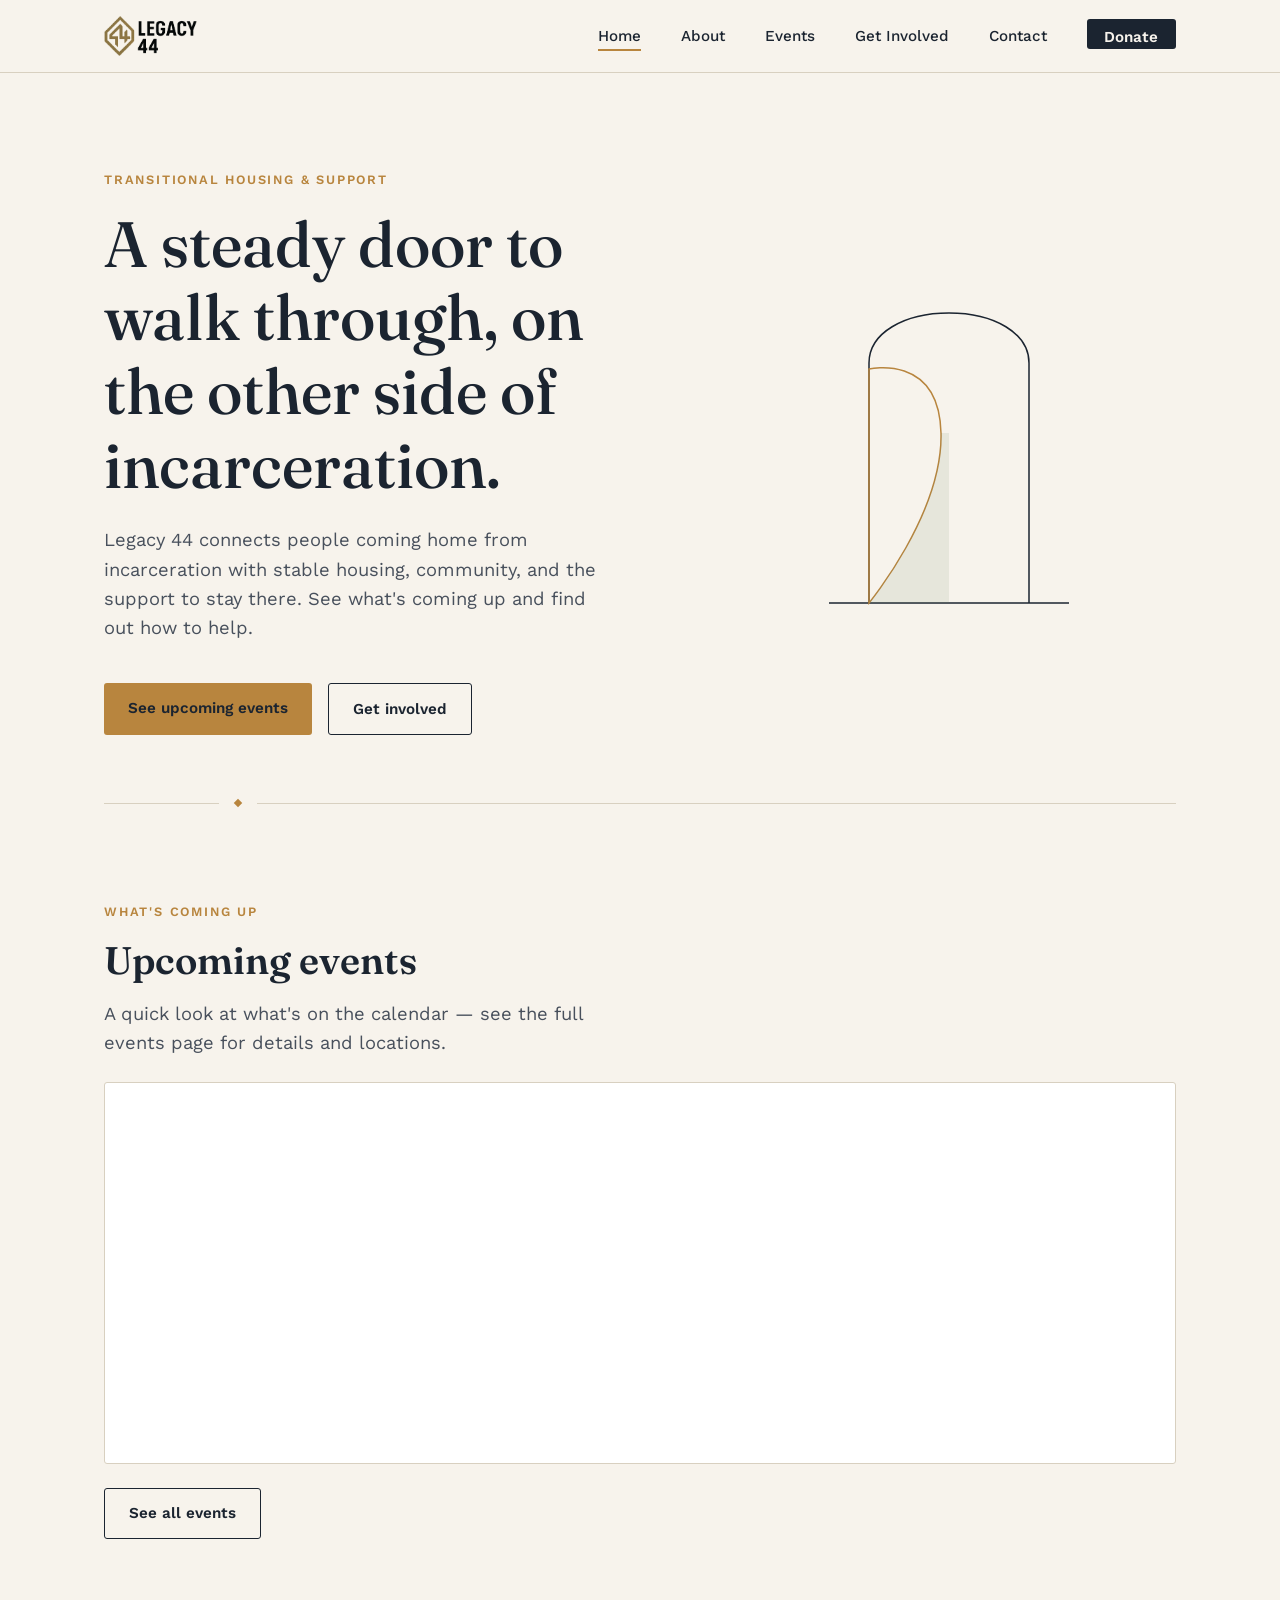
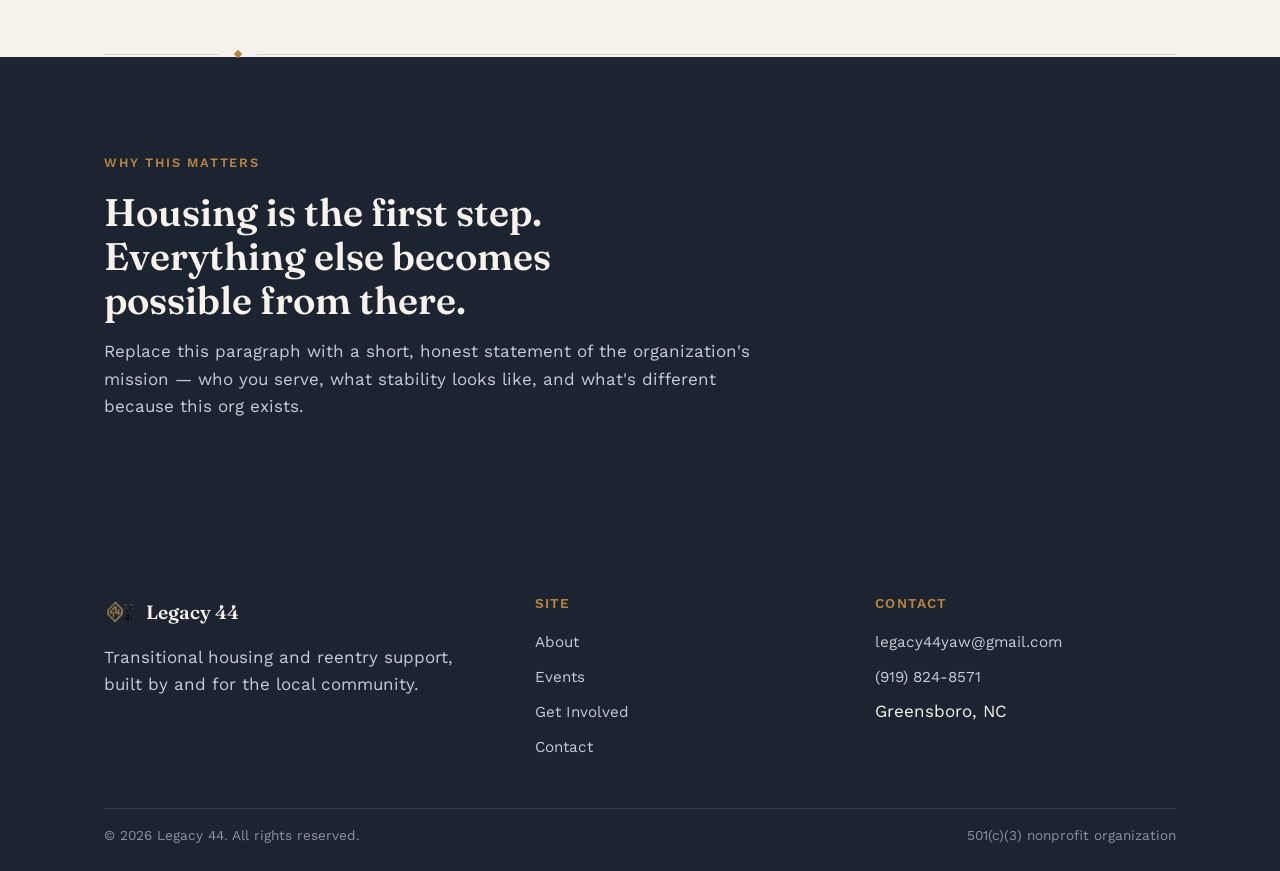
<file: Legacy44/index.html>
<!DOCTYPE html>
<html lang="en">
<head>
  <meta charset="UTF-8" />
  <meta name="viewport" content="width=device-width, initial-scale=1.0" />

  <title>Home — Legacy 44</title>
  <meta name="description" content="Legacy 44 provides transitional housing and support for people returning home after incarceration. Find our upcoming events and get involved." />

  <link rel="icon" href="images/favicon.ico" />
  <link rel="preconnect" href="https://fonts.googleapis.com" />
  <link rel="preconnect" href="https://fonts.gstatic.com" crossorigin />
  <link href="https://fonts.googleapis.com/css2?family=Fraunces:opsz,wght@9..144,500;9..144,600&family=Work+Sans:wght@400;500;600&display=swap" rel="stylesheet" />
  <link rel="stylesheet" href="css/style.css" />
</head>
<body>

  <header class="site-header">
    <nav class="nav">
      <a href="index.html" class="nav-brand">
        <img src="images/logo-transparent.png" alt="Legacy 44 logo" class="nav-logo">
      </a>
      <button class="nav-toggle" aria-label="Toggle menu" aria-expanded="false"><span></span></button>
      <ul class="nav-links">
        <li><a href="index.html" aria-current="page">Home</a></li>
        <li><a href="about.html">About</a></li>
        <li><a href="events.html">Events</a></li>
        <li><a href="get-involved.html">Get Involved</a></li>
        <li><a href="contact.html">Contact</a></li>
        <li><a href="get-involved.html#donate" class="nav-cta">Donate</a></li>
      </ul>
    </nav>
  </header>

  <main>

    <section class="hero">
      <div class="wrap hero-grid">
        <div>
          <p class="eyebrow">Transitional Housing &amp; Support</p>
          <h1>A steady door to walk through, on the other side of incarceration.</h1>
          <p class="hero-lede">
            Legacy 44 connects people coming home from incarceration
            with stable housing, community, and the support to stay there.
            See what's coming up and find out how to help.
          </p>
          <div class="hero-actions">
            <a href="events.html" class="btn btn-primary">See upcoming events</a>
            <a href="get-involved.html" class="btn btn-secondary">Get involved</a>
          </div>
        </div>

        <div class="hero-motif" aria-hidden="true">
          <svg width="280" height="340" viewBox="0 0 280 340" fill="none" xmlns="http://www.w3.org/2000/svg">
            <line x1="20" y1="320" x2="260" y2="320" stroke="#1B2430" stroke-width="1.5"/>
            <path d="M60 320V80C60 50 95 30 140 30C185 30 220 50 220 80V320" stroke="#1B2430" stroke-width="1.5"/>
            <path d="M60 320V86C60 86 130 70 132 150C134 230 60 320 60 320Z" stroke="#B8853E" stroke-width="1.5" fill="none"/>
            <path d="M132 150C134 230 60 320 60 320H140V150H132Z" fill="#6E8266" fill-opacity="0.12"/>
          </svg>
        </div>
      </div>
    </section>

    <div class="threshold"><span></span></div>

    <section class="section">
      <div class="wrap">
        <p class="eyebrow">What's coming up</p>
        <h2>Upcoming events</h2>
        <p class="hero-lede" style="margin-bottom: var(--space-3);">
          A quick look at what's on the calendar — see the full events page for details and locations.
        </p>

        <!--
          GOOGLE CALENDAR EMBED — placeholder ID until the client's calendar
          is connected. Replace YOUR_CALENDAR_ID once you have it (see the
          full instructions in events.html).
        -->
        <div class="calendar-embed">
          <iframe
            src="https://calendar.google.com/calendar/embed?src=YOUR_CALENDAR_ID%40group.calendar.google.com&ctz=America%2FNew_York&mode=AGENDA&showTitle=0&showTabs=0&showCalendars=0&showTz=0"
            style="border: 0"
            width="100%"
            height="380"
            frameborder="0"
            scrolling="no"
            title="Upcoming events preview">
          </iframe>
        </div>

        <p style="margin-top: var(--space-3);"><a href="events.html" class="btn btn-secondary">See all events</a></p>
      </div>
    </section>

    <div class="threshold"><span></span></div>

    <section class="section section--dark">
      <div class="wrap">
        <p class="eyebrow">Why this matters</p>
        <h2 style="max-width: 20ch;">Housing is the first step. Everything else becomes possible from there.</h2>
        <p style="max-width: 60ch; color:#C7CDD6;">
          Replace this paragraph with a short, honest statement of the
          organization's mission — who you serve, what stability looks like,
          and what's different because this org exists.
        </p>
      </div>
    </section>

  </main>

  <footer class="site-footer">
    <div class="wrap">
      <div class="footer-grid">
        <div>
          <div class="footer-brand"><img src="images/icon-mark.png" alt="" class="footer-mark"><span>Legacy 44</span></div>
          <p style="color:#C7CDD6; max-width: 32ch;">
            Transitional housing and reentry support, built by and for the
            local community.
          </p>
        </div>
        <div>
          <h4>Site</h4>
          <ul>
            <li><a href="about.html">About</a></li>
            <li><a href="events.html">Events</a></li>
            <li><a href="get-involved.html">Get Involved</a></li>
            <li><a href="contact.html">Contact</a></li>
          </ul>
        </div>
        <div>
          <h4>Contact</h4>
          <ul>
            <li><a href="mailto:legacy44yaw@gmail.com">legacy44yaw@gmail.com</a></li>
            <li><a href="tel:+19198248571">(919) 824-8571</a></li>
            <li>Greensboro, NC</li>
          </ul>
        </div>
      </div>

      <div class="footer-bottom">
        <span>&copy; 2026 Legacy 44. All rights reserved.</span>
        <span>501(c)(3) nonprofit organization</span>
      </div>
    </div>
  </footer>

  <script src="js/main.js"></script>
</body>
</html>
</file>
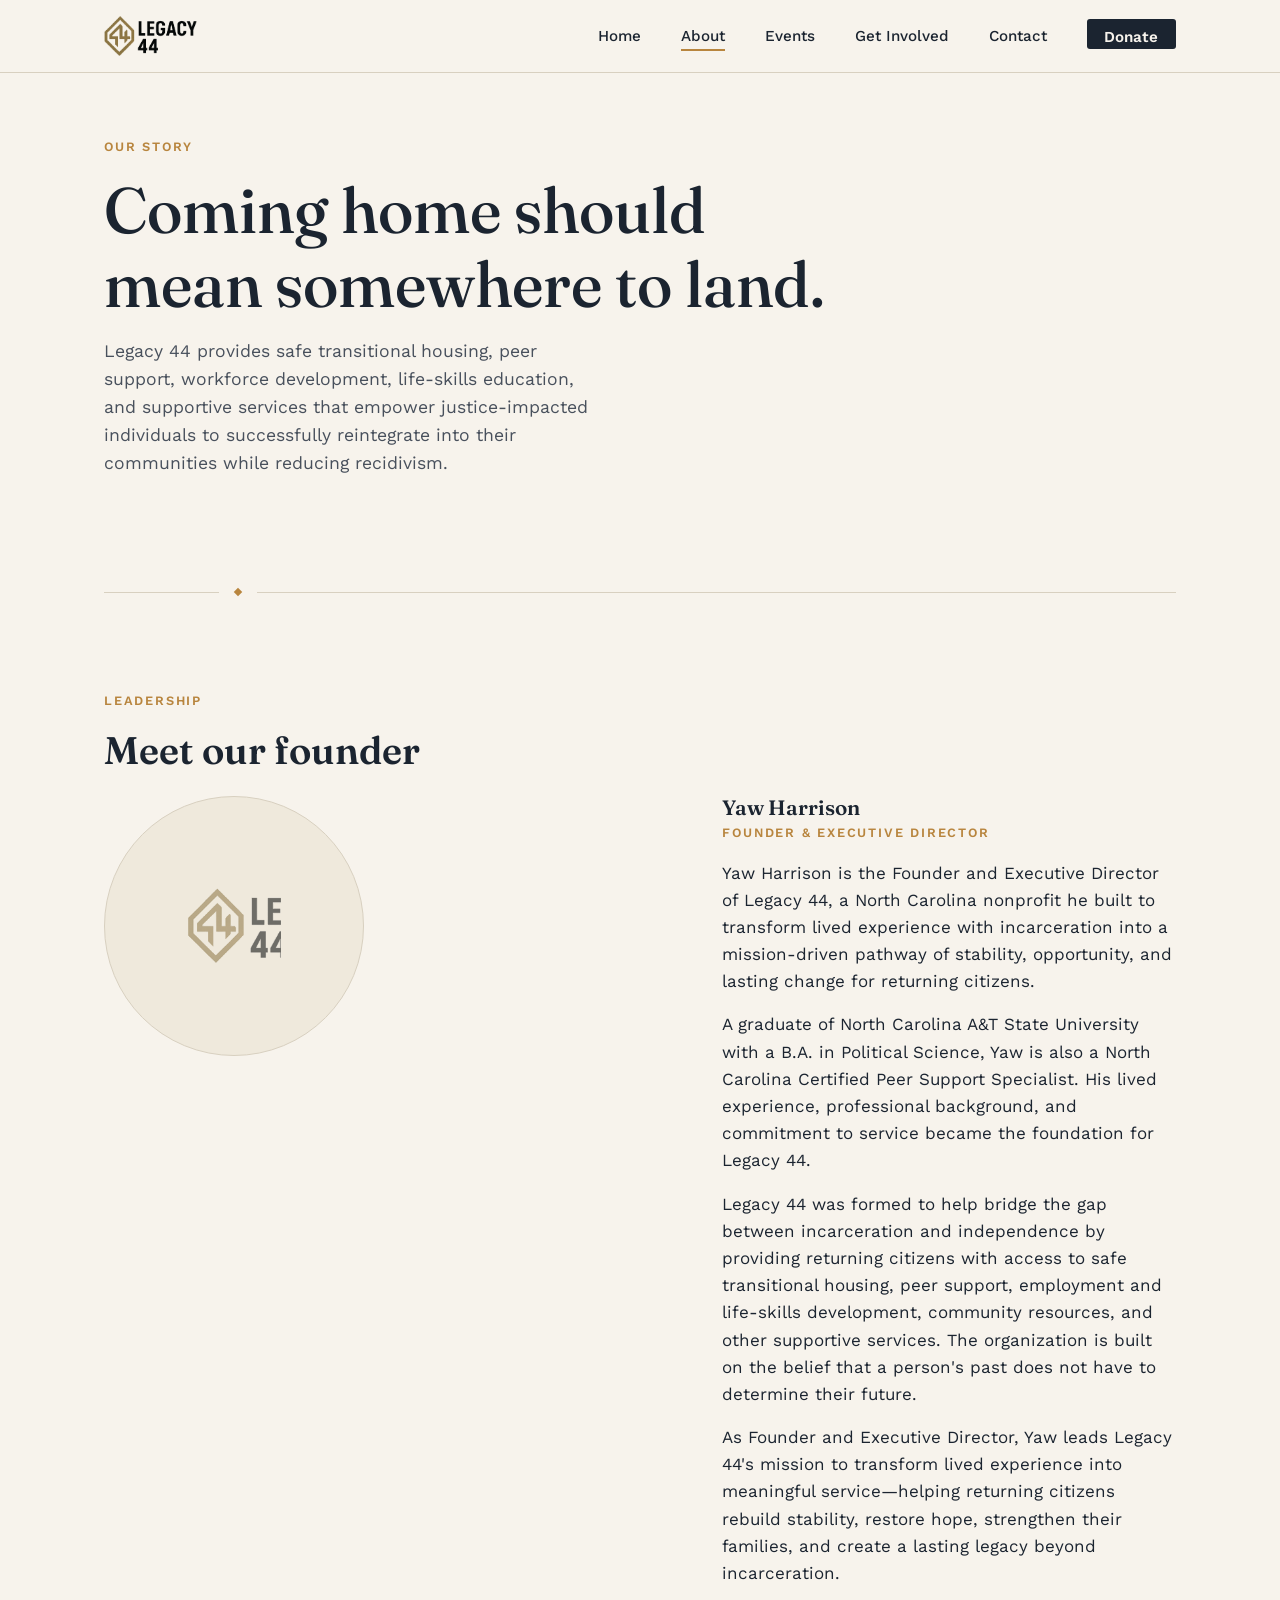
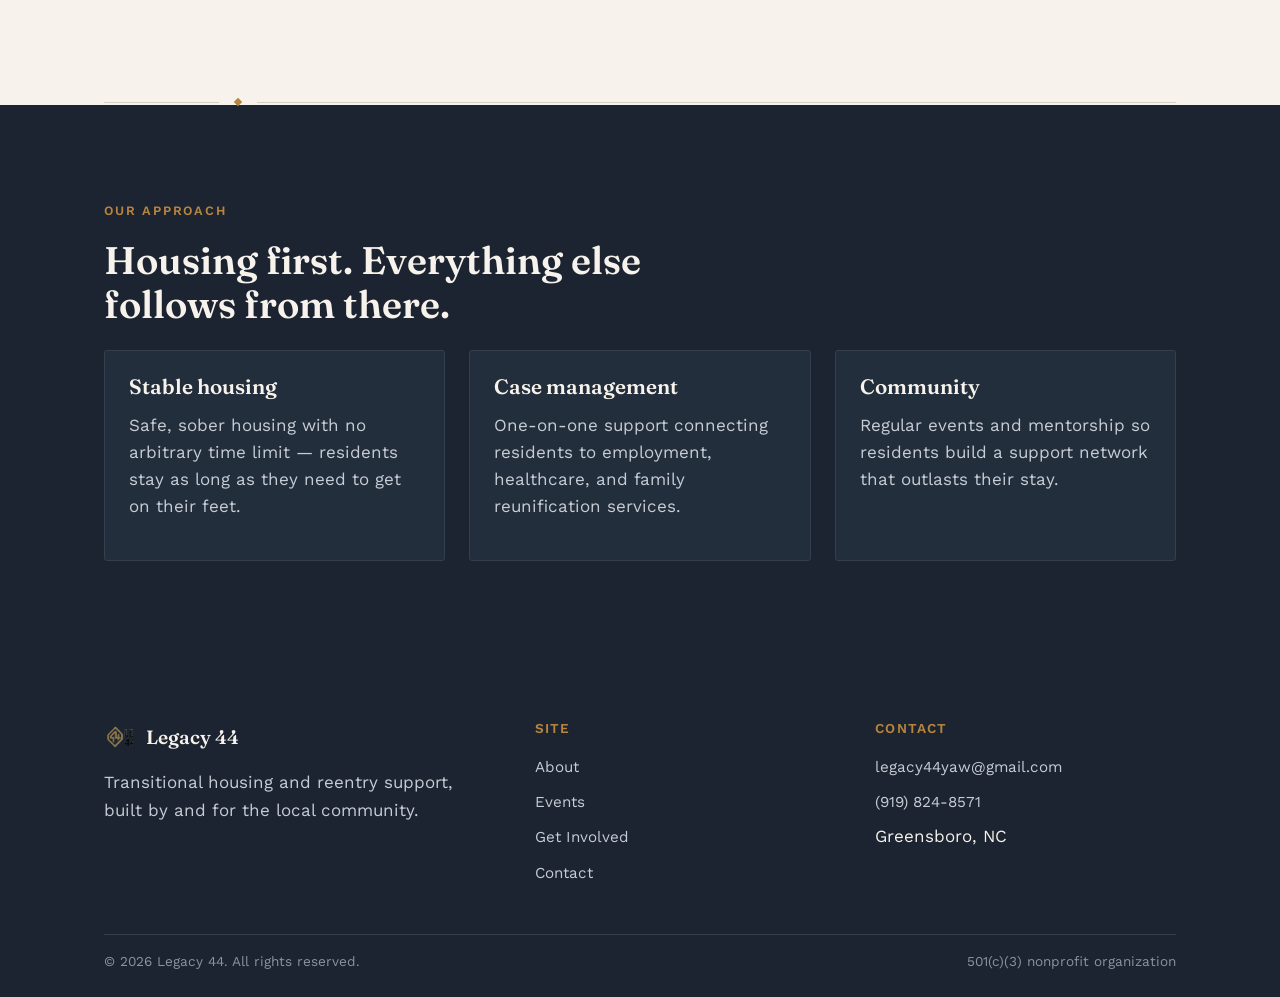
<file: Legacy44/about.html>
<!DOCTYPE html>
<html lang="en">
<head>
  <meta charset="UTF-8" />
  <meta name="viewport" content="width=device-width, initial-scale=1.0" />

  <title>About — Legacy 44</title>
  <meta name="description" content="Learn about Legacy 44's mission to provide transitional housing and reentry support for people coming home after incarceration." />

  <link rel="icon" href="images/favicon.ico" />
  <link rel="preconnect" href="https://fonts.googleapis.com" />
  <link rel="preconnect" href="https://fonts.gstatic.com" crossorigin />
  <link href="https://fonts.googleapis.com/css2?family=Fraunces:opsz,wght@9..144,500;9..144,600&family=Work+Sans:wght@400;500;600&display=swap" rel="stylesheet" />
  <link rel="stylesheet" href="css/style.css" />
</head>
<body>

  <header class="site-header">
    <nav class="nav">
      <a href="index.html" class="nav-brand">
        <img src="images/logo-transparent.png" alt="Legacy 44 logo" class="nav-logo">
      </a>
      <button class="nav-toggle" aria-label="Toggle menu" aria-expanded="false"><span></span></button>
      <ul class="nav-links">
        <li><a href="index.html">Home</a></li>
        <li><a href="about.html" aria-current="page">About</a></li>
        <li><a href="events.html">Events</a></li>
        <li><a href="get-involved.html">Get Involved</a></li>
        <li><a href="contact.html">Contact</a></li>
        <li><a href="get-involved.html#donate" class="nav-cta">Donate</a></li>
      </ul>
    </nav>
  </header>

  <main>

    <section class="section" style="padding-top: var(--space-5);">
      <div class="wrap">
        <p class="eyebrow">Our Story</p>
        <h1 style="max-width: 18ch;">Coming home should mean somewhere to land.</h1>
        <p class="hero-lede" style="font-size:1.1rem;">
          Legacy 44 provides safe transitional housing,
          peer support, workforce development, life-skills education,
          and supportive services that empower justice-impacted 
          individuals to successfully reintegrate into their 
          communities while reducing recidivism.

        </p>

        
    </section>

    <div class="threshold"><span></span></div>

    <section class="section">
      <div class="wrap">
        <p class="eyebrow">Leadership</p>
        <h2>Meet our founder</h2>

        <div class="hero-grid" style="align-items:start; margin-top: var(--space-3);">
          <div class="hero-motif" aria-hidden="true" style="max-width: 260px; aspect-ratio: 1; background: var(--paper-dim); border: 1px solid var(--line); border-radius: 50%;">
            <!-- Placeholder for a headshot — swap this img for a real photo when available -->
            <img src="images/icon-mark.png" alt="" style="width: 45%; opacity: 0.55;" />
          </div>

          <div>
            <h3 style="margin-bottom: 0.2rem;">Yaw Harrison</h3>
            <p class="eyebrow" style="margin-bottom: var(--space-2);">Founder &amp; Executive Director</p>

            <p>
              Yaw Harrison is the Founder and Executive Director of Legacy 44,
              a North Carolina nonprofit he built to transform lived
              experience with incarceration into a mission-driven pathway of
              stability, opportunity, and lasting change for returning
              citizens.
            </p>
            <p>
              A graduate of North Carolina A&amp;T State University with a
              B.A. in Political Science, Yaw is also a North Carolina
              Certified Peer Support Specialist. His lived experience,
              professional background, and commitment to service became the
              foundation for Legacy 44.
            </p>
            <p>
              Legacy 44 was formed to help bridge the gap between
              incarceration and independence by providing returning citizens
              with access to safe transitional housing, peer support,
              employment and life-skills development, community resources,
              and other supportive services. The organization is built on
              the belief that a person's past does not have to determine
              their future.
            </p>
            <p>
              As Founder and Executive Director, Yaw leads Legacy 44's
              mission to transform lived experience into meaningful
              service—helping returning citizens rebuild stability, restore
              hope, strengthen their families, and create a lasting legacy
              beyond incarceration.
            </p>
          </div>
        </div>
      </div>
    </section>

    <div class="threshold"><span></span></div>

    <section class="section section--dark">
      <div class="wrap">
        <p class="eyebrow">Our approach</p>
        <h2 style="max-width: 26ch;">Housing first. Everything else follows from there.</h2>
        <div class="grid" style="margin-top: var(--space-3);">
          <div class="card" style="background:#232E3C; border-color:#333E4E; color:#E7E9EC;">
            <h3 style="color:#F7F3EC;">Stable housing</h3>
            <p style="color:#C7CDD6;">Safe, sober housing with no arbitrary time limit — residents stay as long as they need to get on their feet.</p>
          </div>
          <div class="card" style="background:#232E3C; border-color:#333E4E; color:#E7E9EC;">
            <h3 style="color:#F7F3EC;">Case management</h3>
            <p style="color:#C7CDD6;">One-on-one support connecting residents to employment, healthcare, and family reunification services.</p>
          </div>
          <div class="card" style="background:#232E3C; border-color:#333E4E; color:#E7E9EC;">
            <h3 style="color:#F7F3EC;">Community</h3>
            <p style="color:#C7CDD6;">Regular events and mentorship so residents build a support network that outlasts their stay.</p>
          </div>
        </div>
      </div>
    </section>

  </main>

  <footer class="site-footer">
    <div class="wrap">
      <div class="footer-grid">
        <div>
          <div class="footer-brand"><img src="images/icon-mark.png" alt="" class="footer-mark"><span>Legacy 44</span></div>
          <p style="color:#C7CDD6; max-width: 32ch;">Transitional housing and reentry support, built by and for the local community.</p>
        </div>
        <div>
          <h4>Site</h4>
          <ul>
            <li><a href="about.html">About</a></li>
            <li><a href="events.html">Events</a></li>
            <li><a href="get-involved.html">Get Involved</a></li>
            <li><a href="contact.html">Contact</a></li>
          </ul>
        </div>
        <div>
          <h4>Contact</h4>
          <ul>
            <li><a href="mailto:legacy44yaw@gmail.com">legacy44yaw@gmail.com</a></li>
            <li><a href="tel:+19198248571">(919) 824-8571</a></li>
            <li>Greensboro, NC</li>
          </ul>
        </div>
      </div>
      <div class="footer-bottom">
        <span>&copy; 2026 Legacy 44. All rights reserved.</span>
        <span>501(c)(3) nonprofit organization</span>
      </div>
    </div>
  </footer>

  <script src="js/main.js"></script>
</body>
</html>
</file>
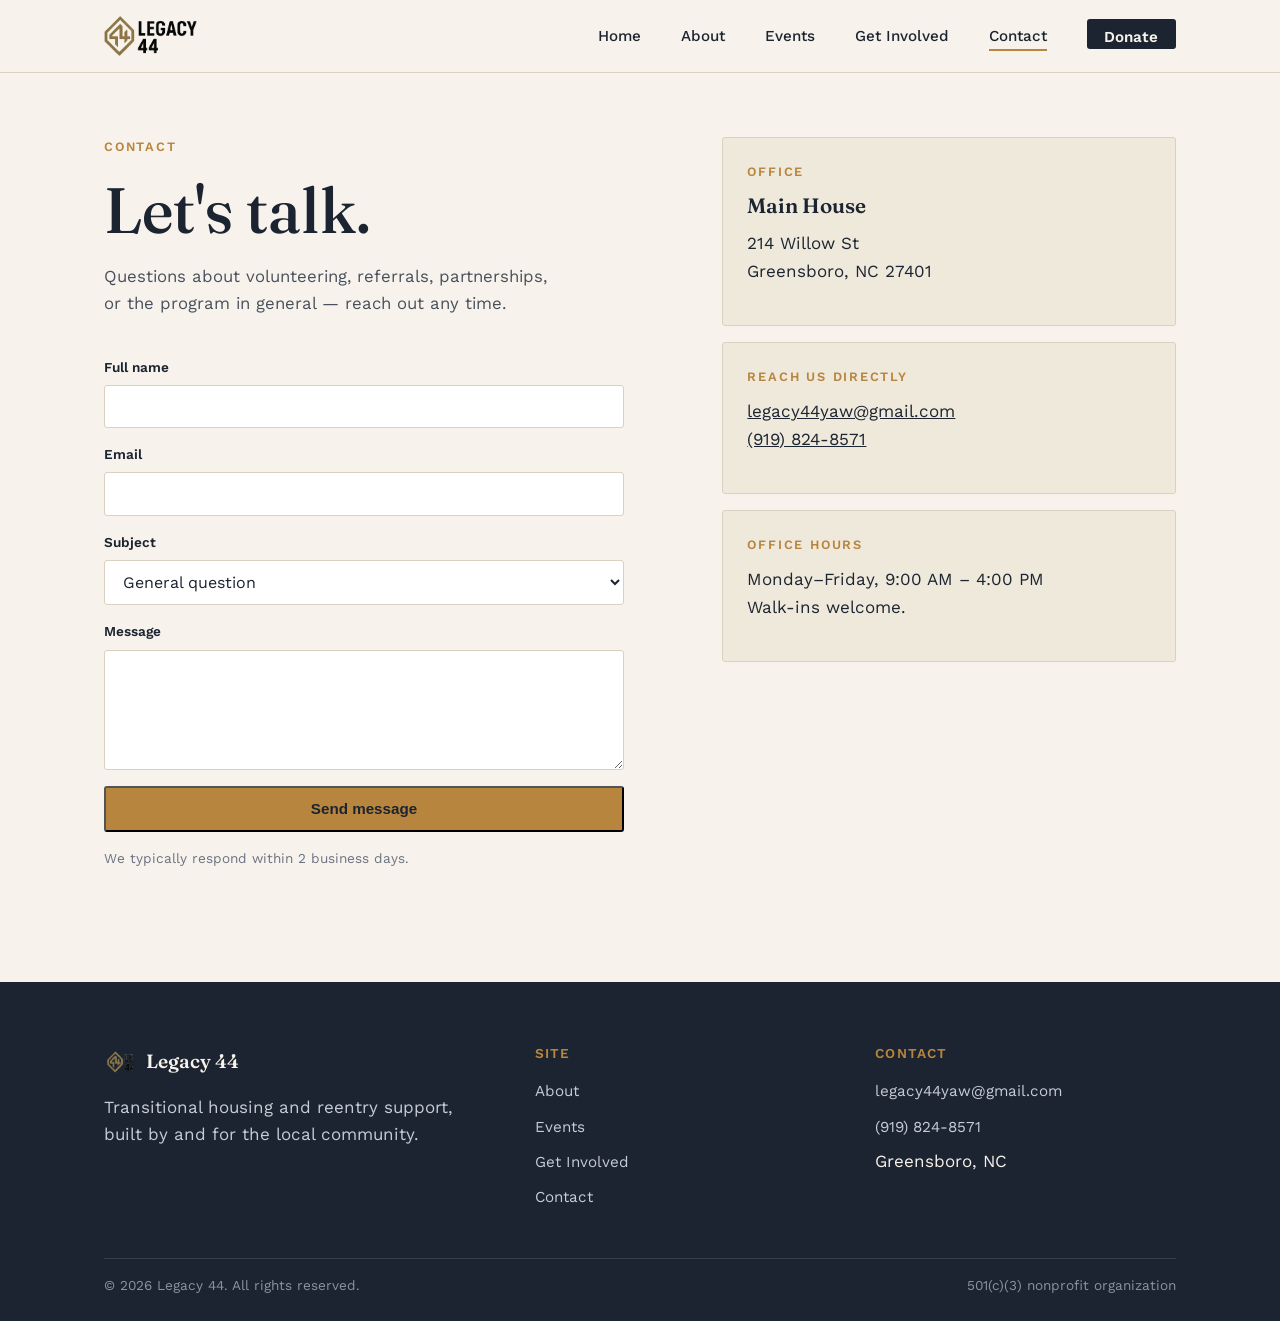
<file: Legacy44/contact.html>
<!DOCTYPE html>
<html lang="en">
<head>
  <meta charset="UTF-8" />
  <meta name="viewport" content="width=device-width, initial-scale=1.0" />

  <title>Contact — Legacy 44</title>
  <meta name="description" content="Get in touch with Legacy 44 — office hours, phone, email, and a contact form." />

  <link rel="icon" href="images/favicon.ico" />
  <link rel="preconnect" href="https://fonts.googleapis.com" />
  <link rel="preconnect" href="https://fonts.gstatic.com" crossorigin />
  <link href="https://fonts.googleapis.com/css2?family=Fraunces:opsz,wght@9..144,500;9..144,600&family=Work+Sans:wght@400;500;600&display=swap" rel="stylesheet" />
  <link rel="stylesheet" href="css/style.css" />
</head>
<body>

  <header class="site-header">
    <nav class="nav">
      <a href="index.html" class="nav-brand">
        <img src="images/logo-transparent.png" alt="Legacy 44 logo" class="nav-logo">
      </a>
      <button class="nav-toggle" aria-label="Toggle menu" aria-expanded="false"><span></span></button>
      <ul class="nav-links">
        <li><a href="index.html">Home</a></li>
        <li><a href="about.html">About</a></li>
        <li><a href="events.html">Events</a></li>
        <li><a href="get-involved.html">Get Involved</a></li>
        <li><a href="contact.html" aria-current="page">Contact</a></li>
        <li><a href="get-involved.html#donate" class="nav-cta">Donate</a></li>
      </ul>
    </nav>
  </header>

  <main>
    <section class="section" style="padding-top: var(--space-5);">
      <div class="wrap hero-grid" style="align-items:flex-start;">

        <div>
          <p class="eyebrow">Contact</p>
          <h1 style="max-width: 16ch;">Let's talk.</h1>
          <p class="hero-lede" style="font-size:1.05rem; margin-bottom: var(--space-4);">
            Questions about volunteering, referrals, partnerships, or the
            program in general — reach out any time.
          </p>

          <!--
            CONTACT FORM — wired to Netlify Forms, same pattern as the
            volunteer form on get-involved.html. Submissions land in
            Site settings > Forms in your Netlify dashboard, with an
            optional email notification per submission.
          -->
          <form class="form" name="contact" method="POST" data-netlify="true" netlify-honeypot="bot-field" novalidate>
            <input type="hidden" name="form-name" value="contact" />
            <p class="visually-hidden">
              <label>Don't fill this out if you're human: <input name="bot-field" /></label>
            </p>

            <div class="form-fields" style="display:flex; flex-direction:column; gap:var(--space-2);">
              <div class="form-row">
                <label for="c-name">Full name</label>
                <input id="c-name" name="name" type="text" required />
              </div>
              <div class="form-row">
                <label for="c-email">Email</label>
                <input id="c-email" name="email" type="email" required />
              </div>
              <div class="form-row">
                <label for="c-subject">Subject</label>
                <select id="c-subject" name="subject">
                  <option>General question</option>
                  <option>Volunteering</option>
                  <option>Referral for housing</option>
                  <option>Partnership / employer</option>
                  <option>Media inquiry</option>
                </select>
              </div>
              <div class="form-row">
                <label for="c-message">Message</label>
                <textarea id="c-message" name="message" required></textarea>
              </div>
            </div>

            <button type="submit" class="btn btn-primary">Send message</button>
            <p class="form-note">We typically respond within 2 business days.</p>
          </form>

          <div class="form-success">
            <strong>Message sent.</strong> Thanks for reaching out — we'll get back to you soon.
          </div>
          <div class="form-error">
            <strong>Something went wrong.</strong> Please try again, or email us directly at legacy44yaw@gmail.com.
          </div>
        </div>

        <div>
          <div class="card" style="margin-bottom: var(--space-2);">
            <p class="eyebrow">Office</p>
            <h3>Main House</h3>
            <p>214 Willow St<br/>Greensboro, NC 27401</p>
          </div>
          <div class="card" style="margin-bottom: var(--space-2);">
            <p class="eyebrow">Reach us directly</p>
            <p><a href="mailto:legacy44yaw@gmail.com">legacy44yaw@gmail.com</a><br/>
               <a href="tel:+19198248571">(919) 824-8571</a></p>
          </div>
          <div class="card">
            <p class="eyebrow">Office hours</p>
            <p>Monday–Friday, 9:00 AM – 4:00 PM<br/>Walk-ins welcome.</p>
          </div>
        </div>

      </div>
    </section>
  </main>

  <footer class="site-footer">
    <div class="wrap">
      <div class="footer-grid">
        <div>
          <div class="footer-brand"><img src="images/icon-mark.png" alt="" class="footer-mark"><span>Legacy 44</span></div>
          <p style="color:#C7CDD6; max-width: 32ch;">Transitional housing and reentry support, built by and for the local community.</p>
        </div>
        <div>
          <h4>Site</h4>
          <ul>
            <li><a href="about.html">About</a></li>
            <li><a href="events.html">Events</a></li>
            <li><a href="get-involved.html">Get Involved</a></li>
            <li><a href="contact.html">Contact</a></li>
          </ul>
        </div>
        <div>
          <h4>Contact</h4>
          <ul>
            <li><a href="mailto:legacy44yaw@gmail.com">legacy44yaw@gmail.com</a></li>
            <li><a href="tel:+19198248571">(919) 824-8571</a></li>
            <li>Greensboro, NC</li>
          </ul>
        </div>
      </div>
      <div class="footer-bottom">
        <span>&copy; 2026 Legacy 44. All rights reserved.</span>
        <span>501(c)(3) nonprofit organization</span>
      </div>
    </div>
  </footer>

  <script src="js/main.js"></script>
  <script src="js/forms.js"></script>
</body>
</html>
</file>
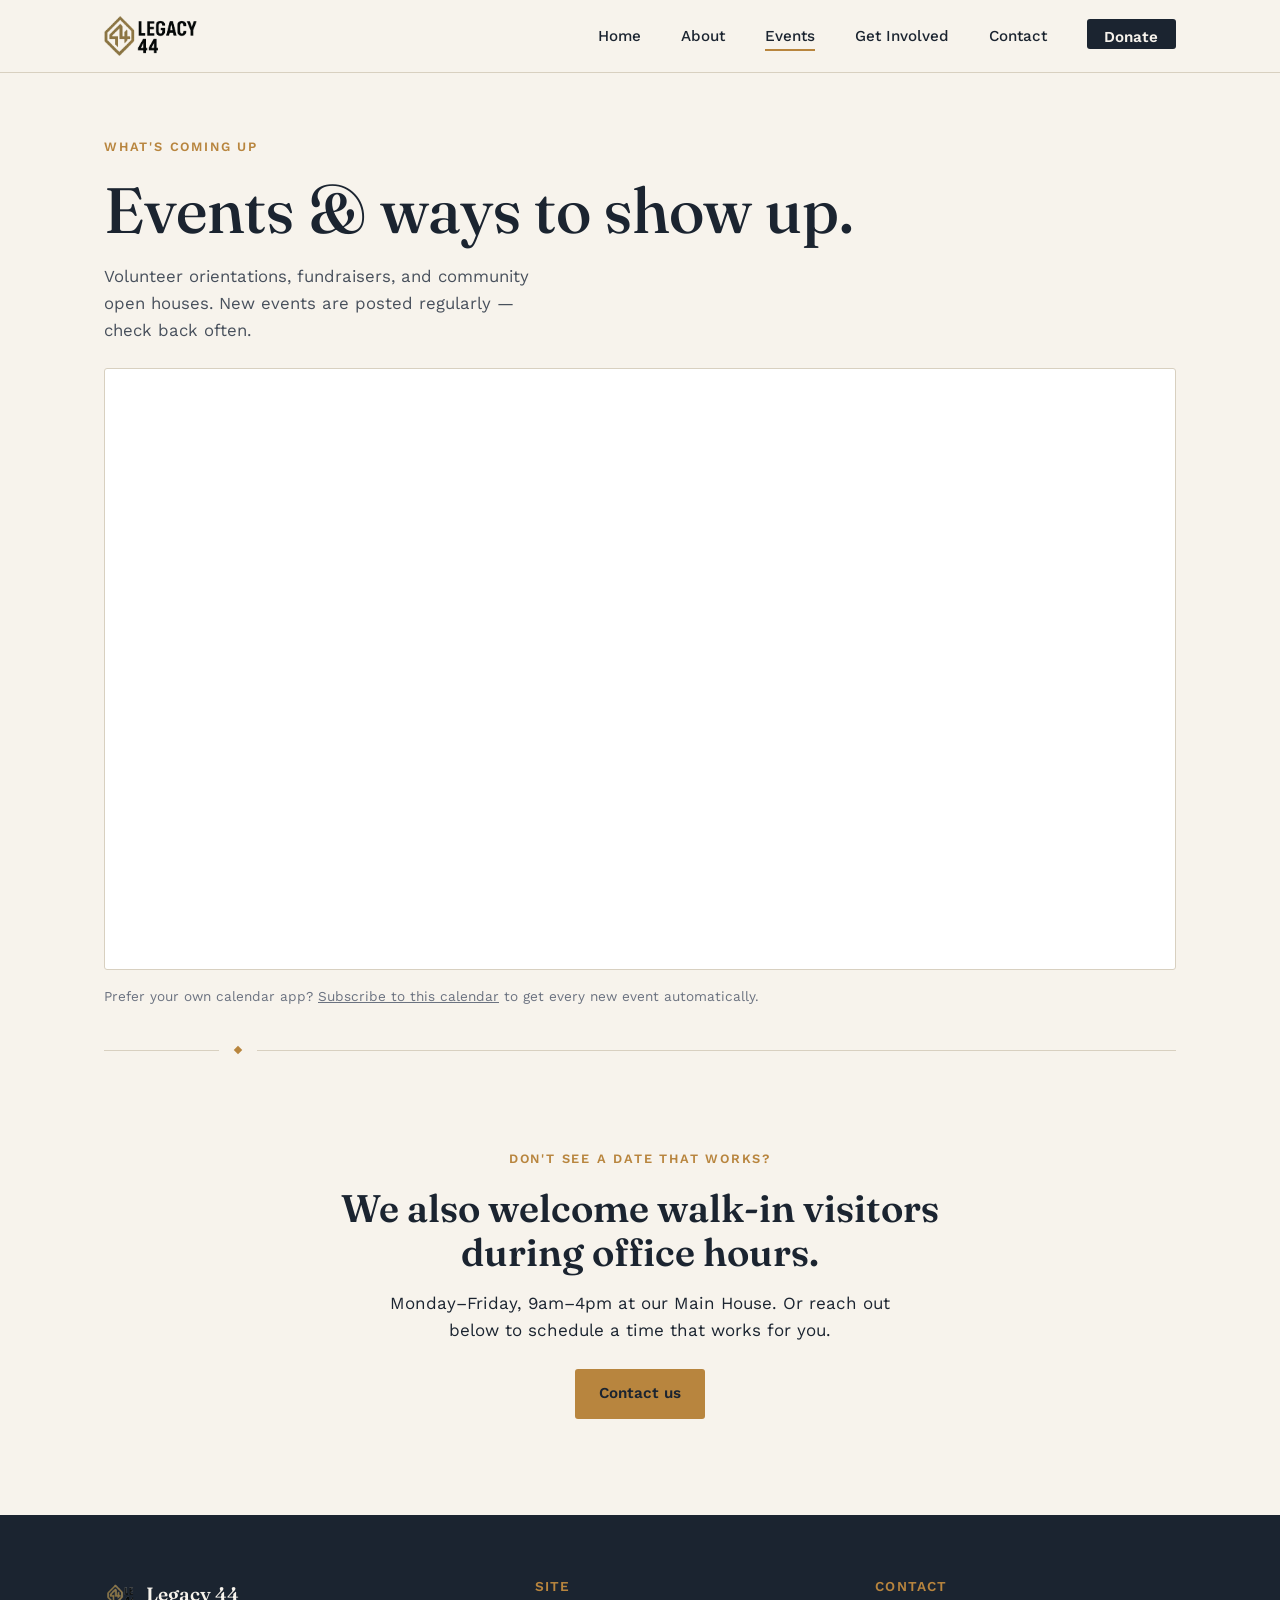
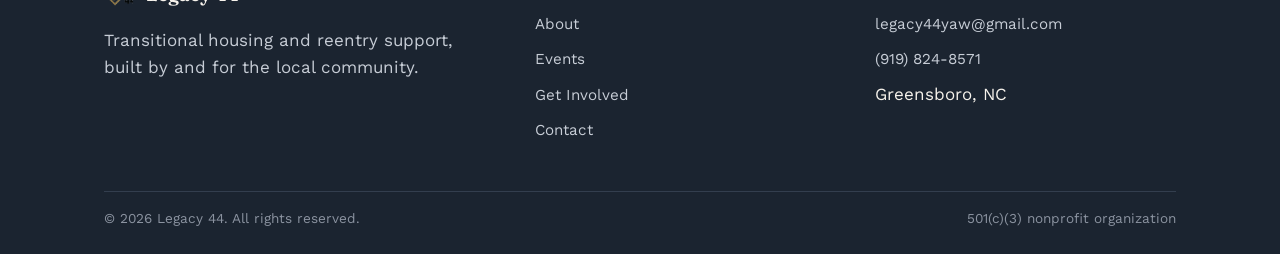
<file: Legacy44/events.html>
<!DOCTYPE html>
<html lang="en">
<head>
  <meta charset="UTF-8" />
  <meta name="viewport" content="width=device-width, initial-scale=1.0" />

  <title>Events — Legacy 44</title>
  <meta name="description" content="Upcoming events, volunteer orientations, and fundraisers from Legacy 44." />

  <link rel="icon" href="images/favicon.ico" />
  <link rel="preconnect" href="https://fonts.googleapis.com" />
  <link rel="preconnect" href="https://fonts.gstatic.com" crossorigin />
  <link href="https://fonts.googleapis.com/css2?family=Fraunces:opsz,wght@9..144,500;9..144,600&family=Work+Sans:wght@400;500;600&display=swap" rel="stylesheet" />
  <link rel="stylesheet" href="css/style.css" />
</head>
<body>

  <header class="site-header">
    <nav class="nav">
      <a href="index.html" class="nav-brand">
        <img src="images/logo-transparent.png" alt="Legacy 44 logo" class="nav-logo">
      </a>
      <button class="nav-toggle" aria-label="Toggle menu" aria-expanded="false"><span></span></button>
      <ul class="nav-links">
        <li><a href="index.html">Home</a></li>
        <li><a href="about.html">About</a></li>
        <li><a href="events.html" aria-current="page">Events</a></li>
        <li><a href="get-involved.html">Get Involved</a></li>
        <li><a href="contact.html">Contact</a></li>
        <li><a href="get-involved.html#donate" class="nav-cta">Donate</a></li>
      </ul>
    </nav>
  </header>

  <main>

    <section class="section" style="padding-top: var(--space-5); padding-bottom: var(--space-3);">
      <div class="wrap">
        <p class="eyebrow">What's coming up</p>
        <h1 style="max-width: 20ch;">Events &amp; ways to show up.</h1>
        <p class="hero-lede" style="font-size:1.05rem;">
          Volunteer orientations, fundraisers, and community open houses.
          New events are posted regularly — check back often.
        </p>

        <!--
          GOOGLE CALENDAR EMBED
          To connect this to the real calendar:
          1. In Google Calendar, go to Settings > Settings for my calendars > [this calendar]
          2. Under "Integrate calendar," copy the src value from the embed code
          3. Paste it into the iframe src below (replace the placeholder ID) —
             update the same value in index.html's preview embed too
          4. Set the calendar's sharing to "See all event details" so it's public
        -->
        <div class="calendar-embed">
          <iframe
            src="https://calendar.google.com/calendar/embed?src=YOUR_CALENDAR_ID%40group.calendar.google.com&ctz=America%2FNew_York&mode=AGENDA"
            style="border: 0"
            width="100%"
            height="600"
            frameborder="0"
            scrolling="no"
            title="Legacy 44 events calendar">
          </iframe>
        </div>

        <p class="form-note" style="margin-top: var(--space-2);">
          Prefer your own calendar app? <a href="#">Subscribe to this calendar</a> to get every new event automatically.
        </p>
      </div>
    </section>

    <div class="threshold"><span></span></div>

    <section class="section">
      <div class="wrap" style="text-align:center;">
        <p class="eyebrow">Don't see a date that works?</p>
        <h2 style="max-width: 24ch; margin: 0 auto var(--space-2);">We also welcome walk-in visitors during office hours.</h2>
        <p style="max-width: 46ch; margin: 0 auto var(--space-3);">
          Monday–Friday, 9am–4pm at our Main House. Or reach out below to
          schedule a time that works for you.
        </p>
        <a href="contact.html" class="btn btn-primary">Contact us</a>
      </div>
    </section>

  </main>

  <footer class="site-footer">
    <div class="wrap">
      <div class="footer-grid">
        <div>
          <div class="footer-brand"><img src="images/icon-mark.png" alt="" class="footer-mark"><span>Legacy 44</span></div>
          <p style="color:#C7CDD6; max-width: 32ch;">Transitional housing and reentry support, built by and for the local community.</p>
        </div>
        <div>
          <h4>Site</h4>
          <ul>
            <li><a href="about.html">About</a></li>
            <li><a href="events.html">Events</a></li>
            <li><a href="get-involved.html">Get Involved</a></li>
            <li><a href="contact.html">Contact</a></li>
          </ul>
        </div>
        <div>
          <h4>Contact</h4>
          <ul>
            <li><a href="mailto:legacy44yaw@gmail.com">legacy44yaw@gmail.com</a></li>
            <li><a href="tel:+19198248571">(919) 824-8571</a></li>
            <li>Greensboro, NC</li>
          </ul>
        </div>
      </div>
      <div class="footer-bottom">
        <span>&copy; 2026 Legacy 44. All rights reserved.</span>
        <span>501(c)(3) nonprofit organization</span>
      </div>
    </div>
  </footer>

  <script src="js/main.js"></script>
</body>
</html>
</file>
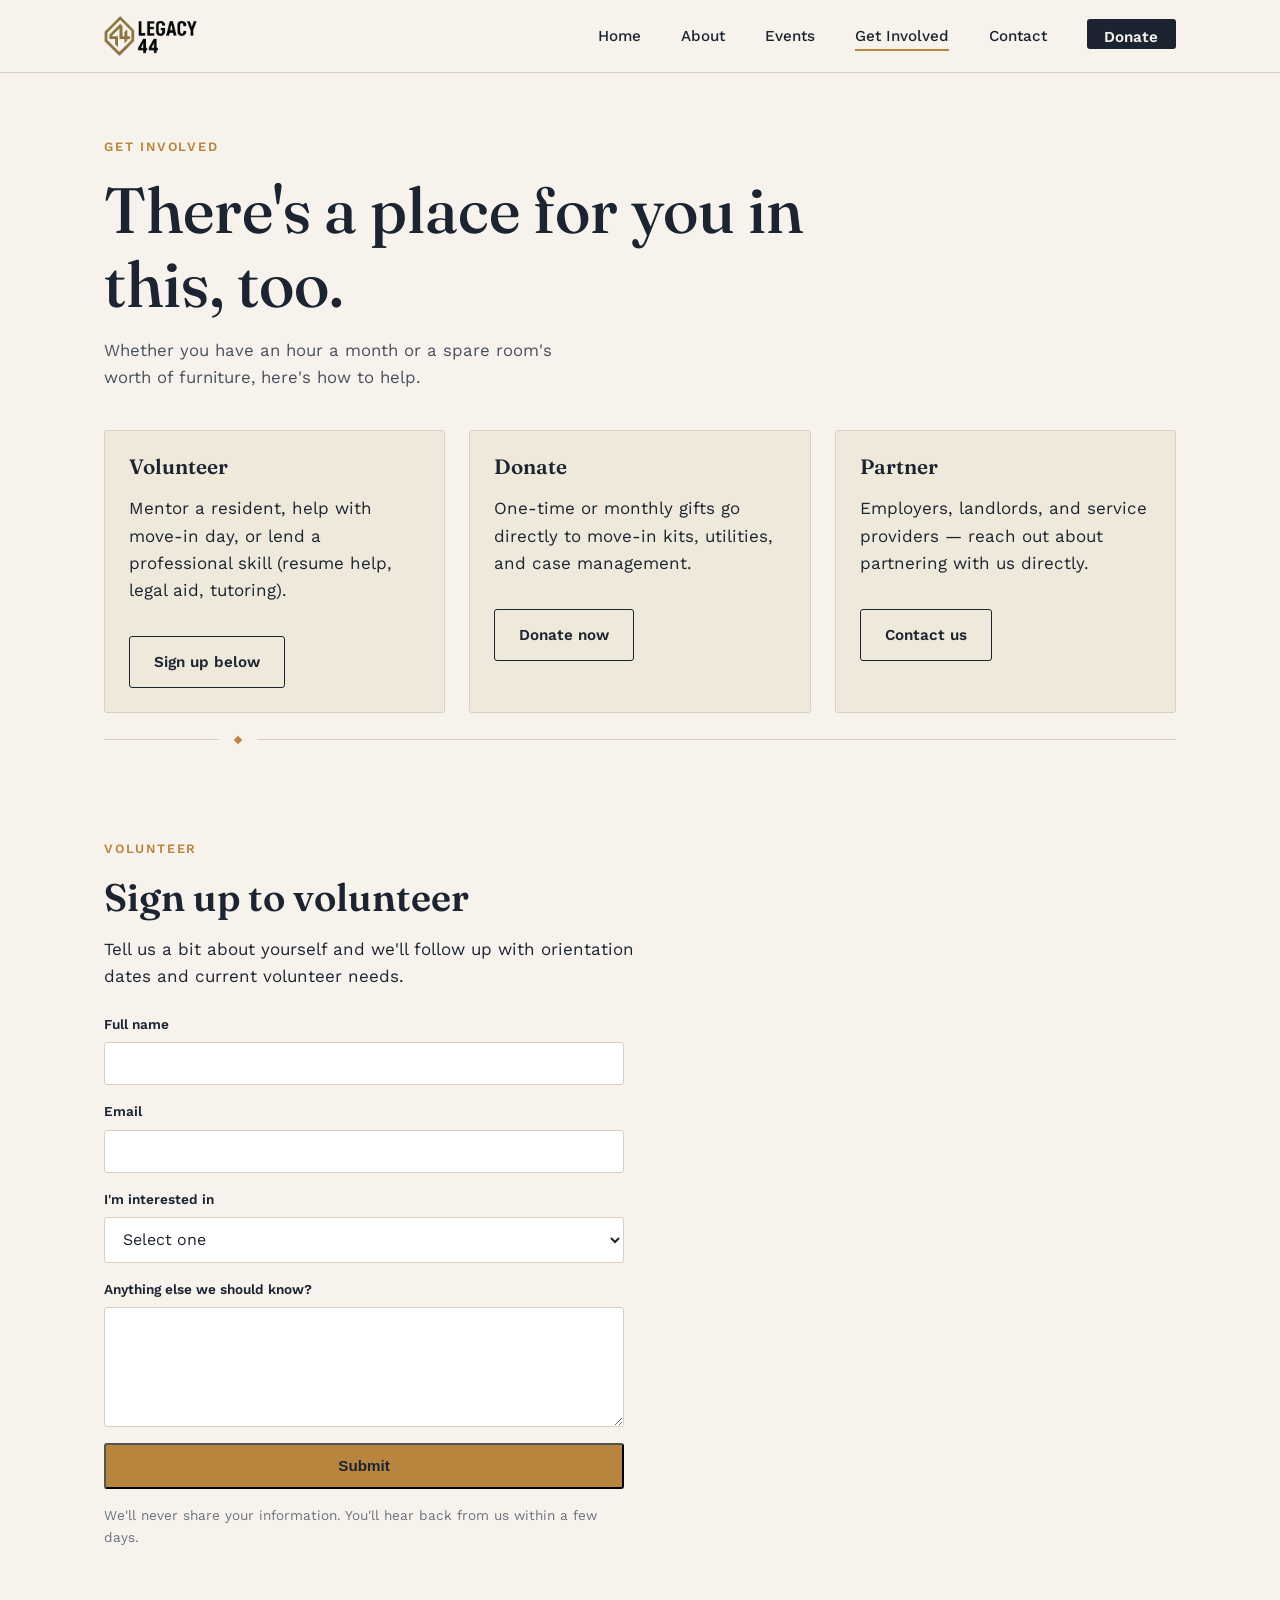
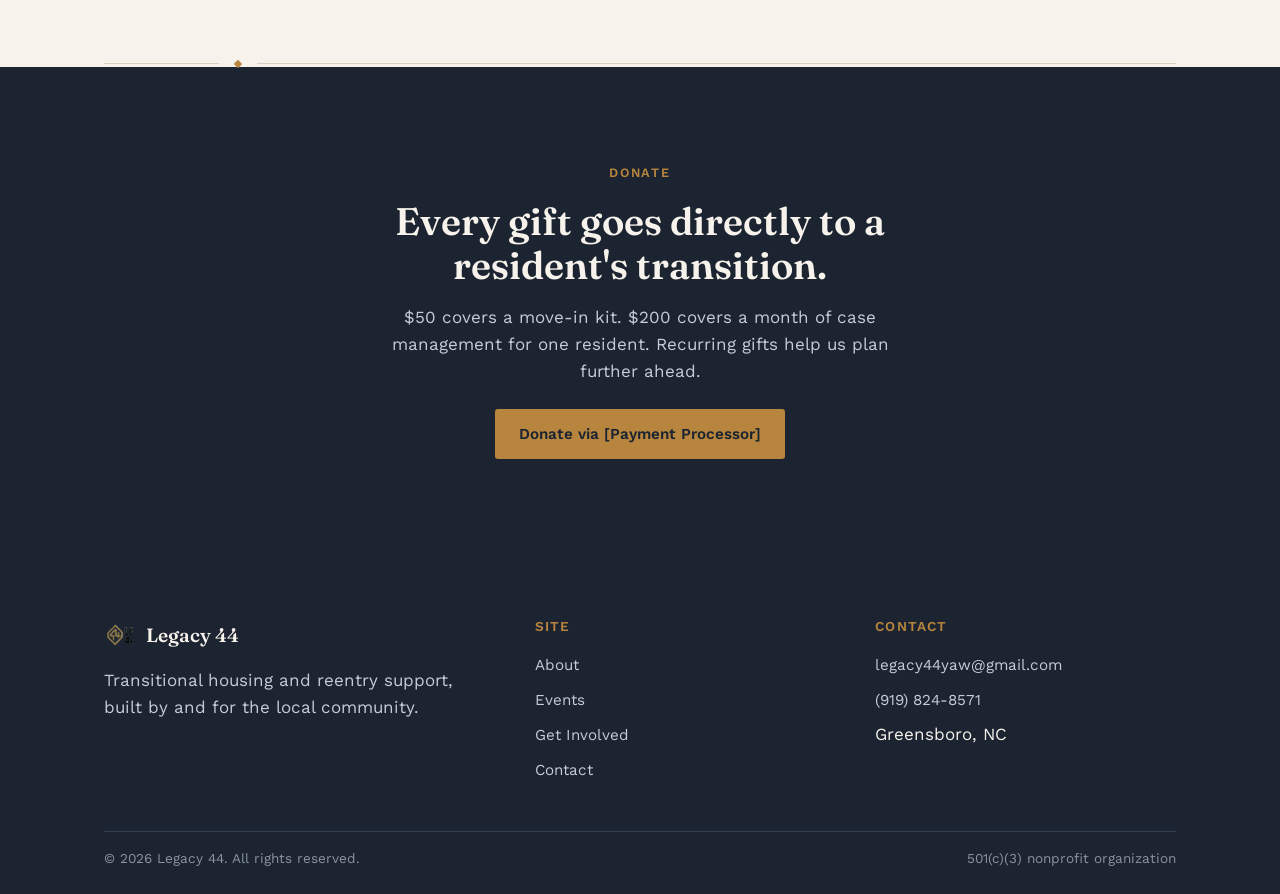
<file: Legacy44/get-involved.html>
<!DOCTYPE html>
<html lang="en">
<head>
  <meta charset="UTF-8" />
  <meta name="viewport" content="width=device-width, initial-scale=1.0" />

  <title>Get Involved — Legacy 44</title>
  <meta name="description" content="Volunteer, donate, or partner with Legacy 44 to support people transitioning home after incarceration." />

  <link rel="icon" href="images/favicon.ico" />
  <link rel="preconnect" href="https://fonts.googleapis.com" />
  <link rel="preconnect" href="https://fonts.gstatic.com" crossorigin />
  <link href="https://fonts.googleapis.com/css2?family=Fraunces:opsz,wght@9..144,500;9..144,600&family=Work+Sans:wght@400;500;600&display=swap" rel="stylesheet" />
  <link rel="stylesheet" href="css/style.css" />
</head>
<body>

  <header class="site-header">
    <nav class="nav">
      <a href="index.html" class="nav-brand">
        <img src="images/logo-transparent.png" alt="Legacy 44 logo" class="nav-logo">
      </a>
      <button class="nav-toggle" aria-label="Toggle menu" aria-expanded="false"><span></span></button>
      <ul class="nav-links">
        <li><a href="index.html">Home</a></li>
        <li><a href="about.html">About</a></li>
        <li><a href="events.html">Events</a></li>
        <li><a href="get-involved.html" aria-current="page">Get Involved</a></li>
        <li><a href="contact.html">Contact</a></li>
        <li><a href="#donate" class="nav-cta">Donate</a></li>
      </ul>
    </nav>
  </header>

  <main>

    <section class="section" style="padding-top: var(--space-5); padding-bottom: var(--space-3);">
      <div class="wrap">
        <p class="eyebrow">Get Involved</p>
        <h1 style="max-width: 20ch;">There's a place for you in this, too.</h1>
        <p class="hero-lede" style="font-size:1.05rem;">
          Whether you have an hour a month or a spare room's worth of
          furniture, here's how to help.
        </p>

        <div class="grid" style="margin-top: var(--space-4);">
          <div class="help-card">
            <h3>Volunteer</h3>
            <p>Mentor a resident, help with move-in day, or lend a professional skill (resume help, legal aid, tutoring).</p>
            <a href="#volunteer" class="btn btn-secondary">Sign up below</a>
          </div>
          <div class="help-card">
            <h3>Donate</h3>
            <p>One-time or monthly gifts go directly to move-in kits, utilities, and case management.</p>
            <a href="#donate" class="btn btn-secondary">Donate now</a>
          </div>
          <div class="help-card">
            <h3>Partner</h3>
            <p>Employers, landlords, and service providers — reach out about partnering with us directly.</p>
            <a href="contact.html" class="btn btn-secondary">Contact us</a>
          </div>
        </div>
      </div>
    </section>

    <div class="threshold"><span></span></div>

    <!--
      VOLUNTEER FORM — wired to Netlify Forms.
      data-netlify="true" + the hidden form-name field is how Netlify detects
      this form during deploy and creates a submissions inbox for it — no
      backend code or database needed. js/forms.js handles the AJAX submit.
    -->
    <section class="section" id="volunteer">
      <div class="wrap">
        <p class="eyebrow">Volunteer</p>
        <h2>Sign up to volunteer</h2>
        <p style="max-width: 50ch; margin-bottom: var(--space-3);">
          Tell us a bit about yourself and we'll follow up with orientation
          dates and current volunteer needs.
        </p>

        <form class="form" name="volunteer" method="POST" data-netlify="true" netlify-honeypot="bot-field" novalidate>
          <input type="hidden" name="form-name" value="volunteer" />
          <p class="visually-hidden">
            <label>Don't fill this out if you're human: <input name="bot-field" /></label>
          </p>

          <div class="form-fields" style="display:flex; flex-direction:column; gap:var(--space-2);">
            <div class="form-row">
              <label for="v-name">Full name</label>
              <input id="v-name" name="name" type="text" required />
            </div>
            <div class="form-row">
              <label for="v-email">Email</label>
              <input id="v-email" name="email" type="email" required />
            </div>
            <div class="form-row">
              <label for="v-interest">I'm interested in</label>
              <select id="v-interest" name="interest" required>
                <option value="">Select one</option>
                <option>Mentoring a resident</option>
                <option>Move-in day support</option>
                <option>Professional skills (legal, resume, tutoring)</option>
                <option>Event support</option>
                <option>Not sure yet</option>
              </select>
            </div>
            <div class="form-row">
              <label for="v-message">Anything else we should know?</label>
              <textarea id="v-message" name="message"></textarea>
            </div>
          </div>

          <button type="submit" class="btn btn-primary">Submit</button>

          <p class="form-note">
            We'll never share your information. You'll hear back from us within a few days.
          </p>
        </form>

        <div class="form-success">
          <strong>Thank you!</strong> We've received your interest and will be in touch soon about next steps.
        </div>
        <div class="form-error">
          <strong>Something went wrong.</strong> Please try again, or email us directly at info@yourorg.org.
        </div>
      </div>
    </section>

    <div class="threshold"><span></span></div>

    <!-- DONATE -->
    <section class="section section--dark" id="donate">
      <div class="wrap" style="text-align:center;">
        <p class="eyebrow">Donate</p>
        <h2 style="max-width: 22ch; margin: 0 auto var(--space-2);">Every gift goes directly to a resident's transition.</h2>
        <p style="max-width: 46ch; margin: 0 auto var(--space-3); color:#C7CDD6;">
          $50 covers a move-in kit. $200 covers a month of case management
          for one resident. Recurring gifts help us plan further ahead.
        </p>

        <!--
          Payment processor placeholder: swap this button for your embed
          code from Donorbox, Stripe Payment Links, or PayPal Giving Fund.
          None of these require you to touch the rest of the site.
        -->
        <a href="#" class="btn btn-primary">Donate via [Payment Processor]</a>
      </div>
    </section>

  </main>

  <footer class="site-footer">
    <div class="wrap">
      <div class="footer-grid">
        <div>
          <div class="footer-brand"><img src="images/icon-mark.png" alt="" class="footer-mark"><span>Legacy 44</span></div>
          <p style="color:#C7CDD6; max-width: 32ch;">Transitional housing and reentry support, built by and for the local community.</p>
        </div>
        <div>
          <h4>Site</h4>
          <ul>
            <li><a href="about.html">About</a></li>
            <li><a href="events.html">Events</a></li>
            <li><a href="get-involved.html">Get Involved</a></li>
            <li><a href="contact.html">Contact</a></li>
          </ul>
        </div>
        <div>
          <h4>Contact</h4>
          <ul>
            <li><a href="mailto:legacy44yaw@gmail.com">legacy44yaw@gmail.com</a></li>
            <li><a href="tel:+19198248571">(919) 824-8571</a></li>
            <li>Greensboro, NC</li>
          </ul>
        </div>
      </div>
      <div class="footer-bottom">
        <span>&copy; 2026 Legacy 44. All rights reserved.</span>
        <span>501(c)(3) nonprofit organization</span>
      </div>
    </div>
  </footer>

  <script src="js/main.js"></script>
  <script src="js/forms.js"></script>
</body>
</html>
</file>
<file: Legacy44/css/style.css>
/* ==========================================================================
   DESIGN TOKENS
   Concept: "Threshold" — the line between where someone has been and where
   they're going. Used across headers, dividers, and the hero motif below.
   ========================================================================== */

:root {
  --ink:        #1B2430;
  --paper:      #F7F3EC;
  --paper-dim:  #EFE9DC;
  --brass:      #B8853E;
  --sage:       #6E8266;
  --rust:       #8C4430;
  --line:       #D8D0C0;
  --line-dark:  #333E4E;

  --font-display: "Fraunces", Georgia, serif;
  --font-body:    "Work Sans", -apple-system, BlinkMacSystemFont, sans-serif;

  --space-1: 0.5rem;
  --space-2: 1rem;
  --space-3: 1.5rem;
  --space-4: 2.5rem;
  --space-5: 4rem;
  --space-6: 6rem;

  --radius: 3px;
  --max-width: 1120px;
}

*, *::before, *::after { box-sizing: border-box; }

html { scroll-behavior: smooth; }

@media (prefers-reduced-motion: reduce) {
  html { scroll-behavior: auto; }
  *, *::before, *::after {
    animation-duration: 0.01ms !important;
    animation-iteration-count: 1 !important;
    transition-duration: 0.01ms !important;
  }
}

body {
  margin: 0;
  background: var(--paper);
  color: var(--ink);
  font-family: var(--font-body);
  font-size: 17px;
  line-height: 1.6;
  -webkit-font-smoothing: antialiased;
}

img { max-width: 100%; display: block; }
a { color: inherit; }

h1, h2, h3, h4 {
  font-family: var(--font-display);
  font-weight: 600;
  line-height: 1.15;
  margin: 0 0 var(--space-2);
}

h1 { font-size: clamp(2.4rem, 5vw, 4rem); font-weight: 500; }
h2 { font-size: clamp(1.7rem, 3vw, 2.4rem); }
h3 { font-size: 1.3rem; }

p { margin: 0 0 var(--space-2); }

.eyebrow {
  font-family: var(--font-body);
  font-size: 0.8rem;
  letter-spacing: 0.14em;
  text-transform: uppercase;
  color: var(--brass);
  font-weight: 600;
}

.wrap { max-width: var(--max-width); margin: 0 auto; padding: 0 var(--space-3); }
.section { padding: var(--space-6) 0; }
.section--dark { background: var(--ink); color: var(--paper); }
.section--dark h1, .section--dark h2, .section--dark h3 { color: var(--paper); }

.threshold {
  display: flex;
  align-items: center;
  gap: var(--space-2);
  max-width: var(--max-width);
  margin: 0 auto;
  padding: 0 var(--space-3);
}
.threshold::before, .threshold::after { content: ""; height: 1px; background: var(--line); flex: 1; }
.threshold::after { flex: 8; }
.threshold span { width: 6px; height: 6px; background: var(--brass); transform: rotate(45deg); flex-shrink: 0; }

.site-header { border-bottom: 1px solid var(--line); background: var(--paper); position: sticky; top: 0; z-index: 50; }
.nav { max-width: var(--max-width); margin: 0 auto; padding: var(--space-2) var(--space-3); display: flex; align-items: center; justify-content: space-between; }
.nav-brand { display: flex; align-items: center; gap: 0.6rem; font-family: var(--font-display); font-size: 1.25rem; font-weight: 600; text-decoration: none; color: var(--ink); }
.nav-brand svg { flex-shrink: 0; }
.nav-logo { height: 40px; width: auto; display: block; }
.nav-links { display: flex; gap: var(--space-4); list-style: none; margin: 0; padding: 0; }
.nav-links a { text-decoration: none; font-size: 0.95rem; font-weight: 500; color: var(--ink); padding-bottom: 4px; border-bottom: 2px solid transparent; transition: border-color 0.2s ease; }
.nav-links a:hover, .nav-links a[aria-current="page"] { border-bottom-color: var(--brass); }
.nav-cta { background: var(--ink); color: var(--paper) !important; padding: 0.55rem 1.1rem; border-radius: var(--radius); font-weight: 600 !important; border-bottom: none !important; }

.nav-toggle { display: none; background: none; border: none; cursor: pointer; padding: var(--space-1); }
.nav-toggle span, .nav-toggle span::before, .nav-toggle span::after { display: block; width: 22px; height: 2px; background: var(--ink); position: relative; transition: transform 0.2s ease; }
.nav-toggle span::before, .nav-toggle span::after { content: ""; position: absolute; left: 0; }
.nav-toggle span::before { top: -7px; }
.nav-toggle span::after  { top: 7px; }

@media (max-width: 760px) {
  .nav-toggle { display: block; }
  .nav-links {
    position: absolute; top: 100%; left: 0; right: 0; background: var(--paper);
    flex-direction: column; gap: 0; border-bottom: 1px solid var(--line);
    max-height: 0; overflow: hidden; transition: max-height 0.25s ease;
  }
  .nav-links.is-open { max-height: 400px; }
  .nav-links li { border-top: 1px solid var(--line); }
  .nav-links a { display: block; padding: var(--space-2) var(--space-3); border-bottom: none; }
  .nav-cta { margin: var(--space-2) var(--space-3); display: inline-block; }
}

.hero { padding: var(--space-6) 0 var(--space-5); }
.hero-grid { display: grid; grid-template-columns: 1.1fr 0.9fr; gap: var(--space-5); align-items: center; }
.hero h1 { margin-bottom: var(--space-3); }
.hero-lede { font-size: 1.15rem; color: #48505C; max-width: 46ch; }
.hero-actions { display: flex; gap: var(--space-2); margin-top: var(--space-4); flex-wrap: wrap; }

.btn { display: inline-block; padding: 0.8rem 1.5rem; border-radius: var(--radius); text-decoration: none; font-weight: 600; font-size: 0.95rem; transition: transform 0.15s ease, background 0.15s ease; }
.btn:hover { transform: translateY(-1px); }
.btn:focus-visible, a:focus-visible, button:focus-visible { outline: 2px solid var(--brass); outline-offset: 3px; }
.btn-primary { background: var(--brass); color: var(--ink); }
.btn-primary:hover { background: #a97a38; }
.btn-secondary { background: transparent; color: var(--ink); border: 1.5px solid var(--ink); }
.btn-secondary:hover { background: var(--ink); color: var(--paper); }

.hero-motif { aspect-ratio: 4 / 5; display: flex; align-items: center; justify-content: center; }

@media (max-width: 760px) {
  .hero-grid { grid-template-columns: 1fr; }
  .hero-motif { order: -1; max-width: 260px; margin: 0 auto var(--space-3); }
}

.grid { display: grid; grid-template-columns: repeat(auto-fit, minmax(260px, 1fr)); gap: var(--space-3); }
.card { background: var(--paper-dim); border: 1px solid var(--line); border-radius: var(--radius); padding: var(--space-3); display: flex; flex-direction: column; gap: var(--space-1); }
.card .eyebrow { margin-bottom: 0.2rem; }
.card h3 { margin-bottom: 0.3rem; }
.card-meta { font-size: 0.85rem; color: #6B7280; font-weight: 500; }

.site-footer { background: var(--ink); color: var(--paper); padding: var(--space-5) 0 var(--space-3); }
.footer-grid { display: grid; grid-template-columns: 1.3fr 1fr 1fr; gap: var(--space-4); padding-bottom: var(--space-4); border-bottom: 1px solid var(--line-dark); }
.footer-grid h4 { font-family: var(--font-body); font-size: 0.85rem; letter-spacing: 0.08em; text-transform: uppercase; color: var(--brass); margin-bottom: var(--space-2); }
.footer-brand { display: flex; align-items: center; gap: 0.6rem; margin-bottom: var(--space-2); }
.footer-mark { height: 32px; width: auto; }
.footer-brand span { font-family: var(--font-display); font-size: 1.2rem; font-weight: 600; color: var(--paper); }
.footer-grid ul { list-style: none; margin: 0; padding: 0; }
.footer-grid li { margin-bottom: 0.5rem; }
.footer-grid a { text-decoration: none; color: #C7CDD6; font-size: 0.95rem; }
.footer-grid a:hover { color: var(--paper); }
.footer-bottom { padding-top: var(--space-2); display: flex; justify-content: space-between; flex-wrap: wrap; gap: var(--space-1); font-size: 0.85rem; color: #8B93A0; }

@media (max-width: 760px) {
  .footer-grid { grid-template-columns: 1fr; }
}

/* ==========================================================================
   FORMS
   ========================================================================== */

.form { display: flex; flex-direction: column; gap: var(--space-2); max-width: 520px; }
.form-row { display: flex; flex-direction: column; gap: 0.4rem; }
.form-row label { font-size: 0.85rem; font-weight: 600; color: var(--ink); }
.form-row input, .form-row select, .form-row textarea {
  font-family: var(--font-body); font-size: 1rem; padding: 0.7rem 0.85rem;
  border: 1px solid var(--line); border-radius: var(--radius); background: #fff; color: var(--ink);
}
.form-row input:focus, .form-row select:focus, .form-row textarea:focus {
  outline: 2px solid var(--brass); outline-offset: 1px; border-color: var(--brass);
}
.form-row textarea { resize: vertical; min-height: 120px; }
.form-note { font-size: 0.85rem; color: #6B7280; }
.form-success {
  display: none; background: var(--paper-dim); border: 1px solid var(--sage);
  border-left: 4px solid var(--sage); padding: var(--space-2) var(--space-3); border-radius: var(--radius);
}
.form-success.is-visible { display: block; }
.form-error {
  display: none; background: #FBEAE6; border: 1px solid var(--rust);
  border-left: 4px solid var(--rust); padding: var(--space-2) var(--space-3); border-radius: var(--radius);
}
.form-error.is-visible { display: block; }
.form.is-submitted .form-fields, .form.is-submitted button[type="submit"] { display: none; }
.visually-hidden { position: absolute; width: 1px; height: 1px; overflow: hidden; clip: rect(0 0 0 0); white-space: nowrap; }

/* ==========================================================================
   STATS STRIP
   ========================================================================== */

.stats { display: grid; grid-template-columns: repeat(auto-fit, minmax(160px, 1fr)); gap: var(--space-3); margin-top: var(--space-3); }
.stat .stat-number { font-family: var(--font-display); font-size: 2.6rem; color: var(--brass); line-height: 1; }
.stat .stat-label { font-size: 0.9rem; color: #48505C; margin-top: 0.4rem; }
.section--dark .stat .stat-label { color: #C7CDD6; }

/* ==========================================================================
   TIMELINE
   ========================================================================== */

.timeline { list-style: none; margin: var(--space-3) 0 0; padding: 0; display: flex; flex-direction: column; gap: var(--space-3); }
.timeline li { display: flex; gap: var(--space-3); align-items: baseline; }
.timeline .num { font-family: var(--font-display); font-size: 1.4rem; color: var(--brass); min-width: 2.2rem; }

/* ==========================================================================
   CALENDAR EMBED (events.html + homepage preview)
   ========================================================================== */

.calendar-embed {
  border: 1px solid var(--line);
  border-radius: var(--radius);
  overflow: hidden;
  background: #fff;
  margin-top: var(--space-3);
}
.calendar-embed iframe { display: block; }

.help-card { background: var(--paper-dim); border: 1px solid var(--line); border-radius: var(--radius); padding: var(--space-3); }
.help-card .btn { margin-top: var(--space-2); }
</file>
